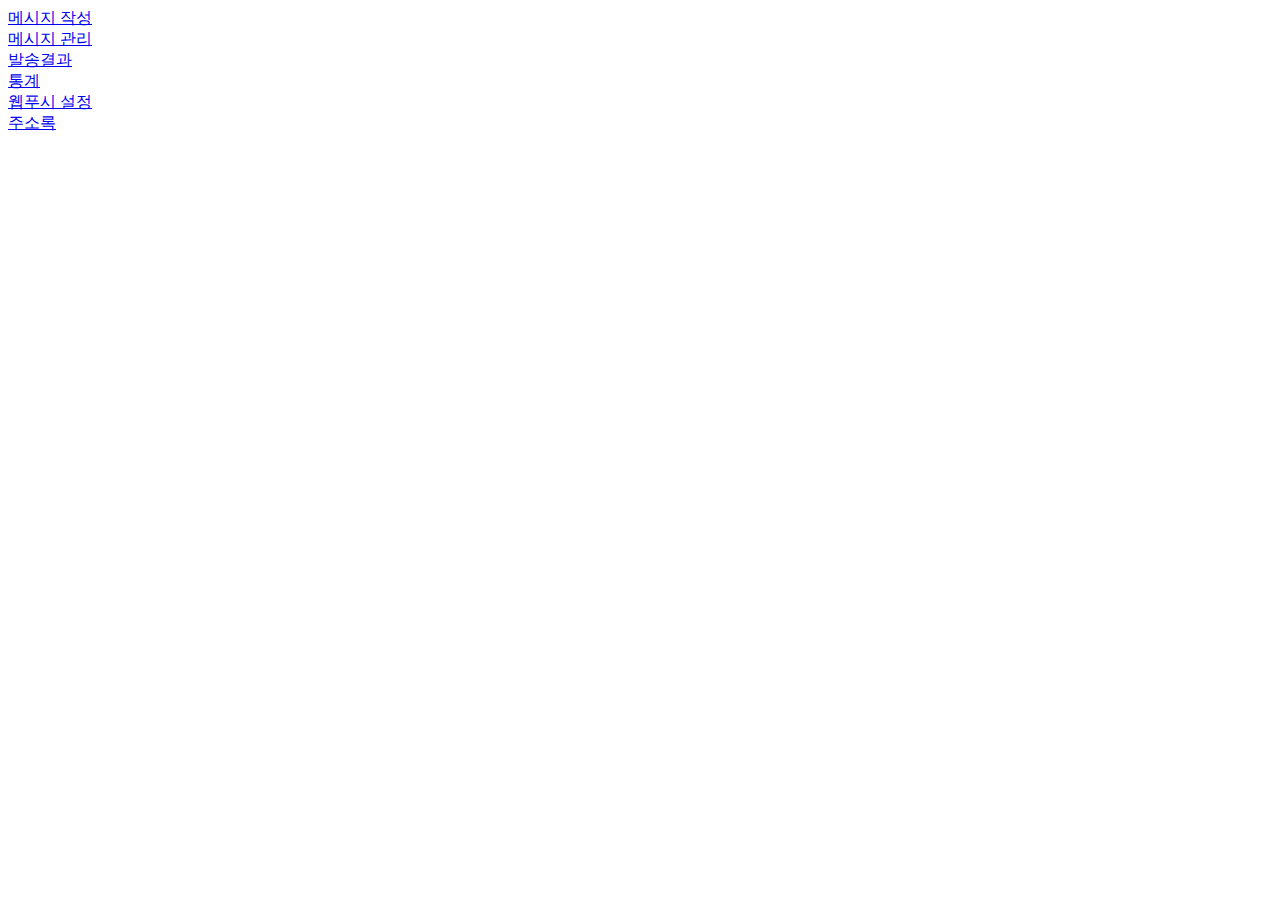
<file: index.html>
<!DOCTYPE html>
<html lang="en">
<head>
    <meta charset="UTF-8">
    <meta name="viewport" content="width=device-width, initial-scale=1.0">
    <title>index</title>
</head>
<body>
    <div><a href="/html/messageWriting.html">메시지 작성</a></div>
    <div><a href="/html/messageListManagement.html">메시지 관리</a></div>
    <div><a href="/html/sendResult.html">발송결과</a></div>
    <div><a href="/html/statistic.html">통계</a></div>
    <div><a href="/html/settingWebPush.html">웹푸시 설정</a></div>
    <div><a href="/html/addressManagement.html">주소록</a></div>
</body>
</html>
</file>
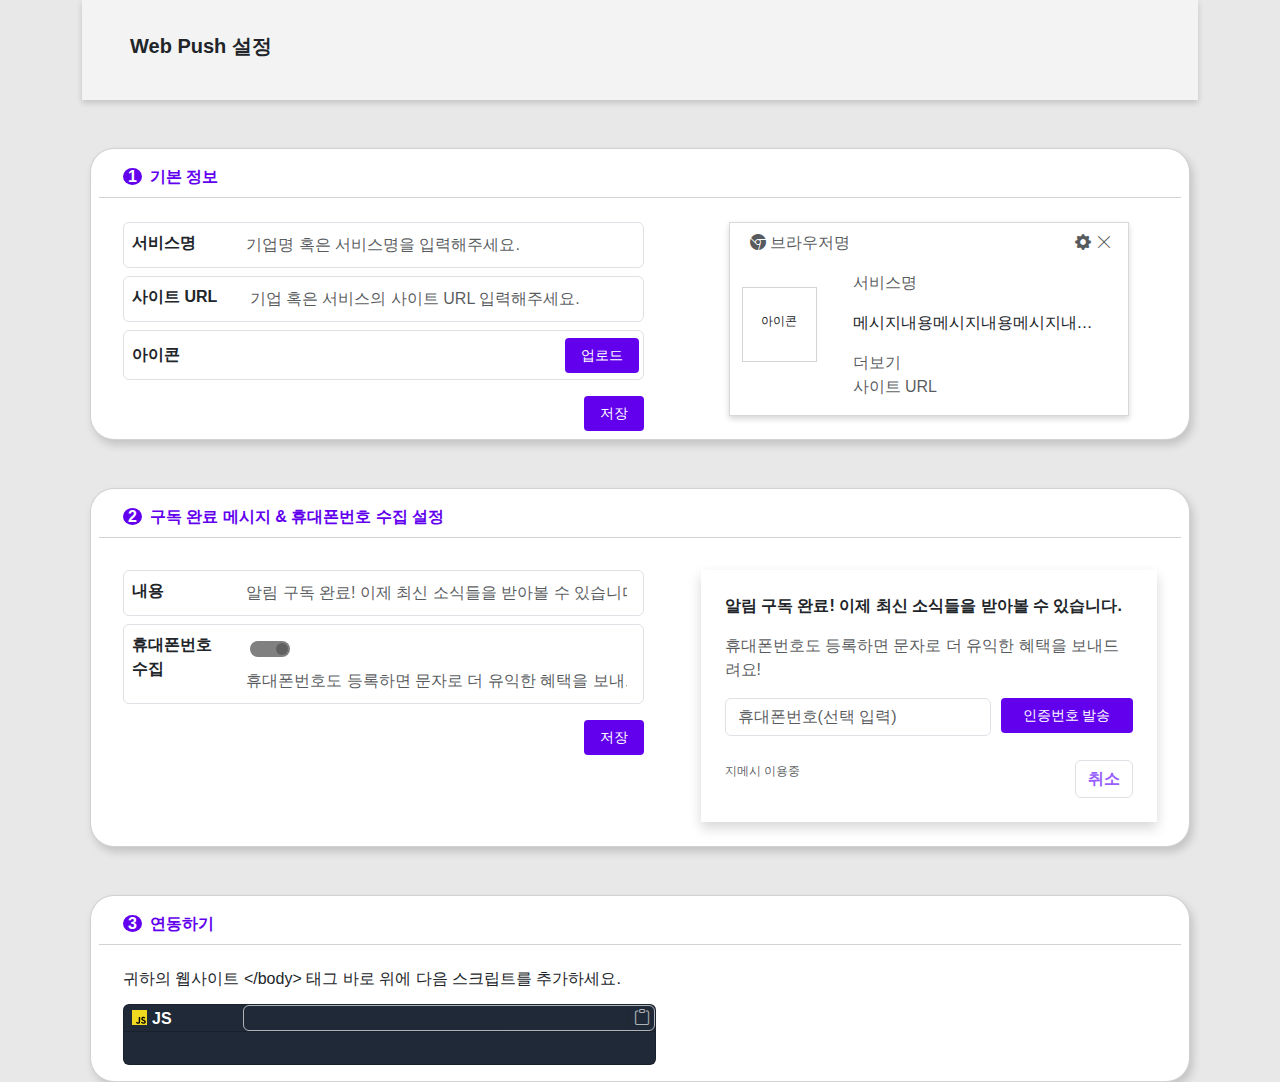
<file: html/settingWebPush.html>
<!DOCTYPE html>
<html lang="en">
<head>
    <meta charset="UTF-8">
    <meta name="viewport" content="width=device-width, initial-scale=1.0">
    <title>Web Push 설정</title>
    <link rel="stylesheet" href="/styles.css">
    <script src="https://cdnjs.cloudflare.com/ajax/libs/jquery/3.7.0/jquery.min.js"></script>
</head>
<body>
    <div class="container">
        <div class="header d-flex align-items-center">
            <h5 class="col fw-bold mx-5">Web Push 설정</h5>
        </div>
        <div class="card card-subtitle card-size mt-5 mx-2" style="border-radius: 24px;">
            <div class="card-header bg-transparent card-title m-2">
                <span class="step text-nowrap m-2">1</span>기본 정보
            </div>
            <div class="card-body row d-flex">
                <form action="" class="setting-form col-6 mx-3" id="form1">
                    <div class="serv-nm border rounded d-flex p-0">
                        <div class="p-2 w-25">
                            <label for="serviceNm" class="fw-bold">서비스명</label>
                        </div>
                        <div class="w-100 p-1">
                            <input class="form-control" value="" type="text" name="serviceNm" id="" placeholder="기업명 혹은 서비스명을 입력해주세요.">
                        </div>
                    </div>
                    <div class="serv-nm border rounded d-flex p-0 mt-2">
                        <div class="p-2" style="width: 135px;">
                            <label for="serviceSite" class="fw-bold">사이트 URL</label>
                        </div>
                        <div class="w-100 p-1">
                            <input class="form-control" type="text" value="" name="serviceSite" id="" placeholder="기업 혹은 서비스의 사이트 URL 입력해주세요.">
                        </div>
                    </div>
                    <div class="serv-nm border rounded h-25 d-flex p-0 mt-2 align-items-center">
                        <div class="p-2" style="width: 135px;">
                            <label for="uploadIcon" class="fw-bold">아이콘</label>
                        </div>
                        <div class="w-100 d-flex flex-row-reverse align-items-center">
                            <button class="btn1 btn-blue px-3 mx-1" type="button" id="uploadBtn">업로드</button>
                            <p id="imgLink" class="mt-3 w-50"></p>
                            <!-- <input type="text" class="hidden" value="" name="uploadIcon" value="" id="iconUpload"> -->
                        </div>
                    </div>
                    <div class="mt-3 d-flex flex-row-reverse">
                        <button type="submit" class="btn1 btn-blue px-3 ">저장</button>
                    </div>
                </form>
                <div class="col col-xs-8 mt-sm-4 mt-lg-0 mx-sm-3 d-flex justify-content-lg-center justify-content-sm-start">
                        <div class="preview-bg">
                            <div class="preview-title d-flex justify-content-between pt-2 px-3">
                                <p class="text-muted" id="browserNm"><span><i class="bi bi-browser-chrome mx-1"></i></span>브라우저명</p>
                                <div>
                                    <i class="bi bi-gear-fill text-muted"></i>
                                    <i class="bi bi-x-lg text-muted"></i>
                                </div>
                            </div>
                            <div class="preview-body row">
                                <div class="col mx-4 icon mt-3 pt-4">
                                    <div class="fs-12 text-center">아이콘</div>
                                </div>
                                <div class="col">
                                    <p class="text-muted pb-0" id="serviceNm">서비스명</p>
                                    <p id="msg-content" class="text-truncate" style="max-width: 250px;">메시지내용메시지내용메시지내용메시지내용메시지내용메시지내용메시지내용메시지내용메시지내용메시지내용메시지내용메시지내용메시지내용</p><span class="text-muted">더보기</span>
                                    <p id="siteUrl" class="text-muted">사이트 URL</p>
                                </div>
                            </div>
                        </div>
                </div>
            </div>
        </div>
        <div class="card card-subtitle card-size mt-5 mx-2" style="border-radius: 24px;">
            <div class="card-header bg-transparent card-title m-2">
                <span class="step text-nowrap m-2">2</span>구독 완료 메시지 & 휴대폰번호 수집 설정
            </div>
            <div class="card-body row">
                <form action="" class="setting-form col-6 mx-3" id="form2">
                    <div class="serv-nm border rounded d-flex mt-2 p-0">
                        <div class="p-2 w-25">
                            <label for="alert-msg" class="fw-bold">내용</label>
                        </div>
                        <div class="w-100 p-1">
                            <input class="form-control" type="text" name="alertMsg1" id="" placeholder="알림 구독 완료! 이제 최신 소식들을 받아볼 수 있습니다.">
                        </div>
                    </div>
                    <div class="serv-nm border rounded d-flex mt-2 p-0">
                        <div class="p-2 w-25">
                            <label for="auth-phone" class="fw-bold">휴대폰번호 수집</label>
                        </div>
                        <div class="w-100 p-1">
                            <div class="form-check form-switch mx-3 mt-2 position-relative">
                               <input class="form-check-input" type="checkbox" name="phoneNumAgree" id="flexSwitchCheck" style="width: 40px;">    
                               <span class="position-absolute hidden" id="on">ON</span> 
                            </div>
                            <input class="form-control" type="text" name="alertMsg2" id="" placeholder="휴대폰번호도 등록하면 문자로 더 유익한 혜택을 보내드려요!">
                        </div>
                    </div>
                    <div class="mt-3 d-flex justify-content-end">
                        <button type="submit" class="btn1 btn-blue px-3">저장</button>
                    </div>
                </form>
                <div class="col d-flex justify-content-lg-center justify-content-sm-start m-sm-3 m-lg-2">
                    <div class="preview-bg-1 mt-sm-2 mt-lg-0 p-4">
                        <div class="preview-title">
                            <p class="fw-bold" id="alertMsg1">알림 구독 완료! 이제 최신 소식들을 받아볼 수 있습니다.</p>
                            <p class="text-muted" id="alertMsg2">휴대폰번호도 등록하면 문자로 더 유익한 혜택을 보내드려요!</p>
                        </div>
                        <div class="preview-body">
                            <div class="d-flex">
                                <input type="number" name="authPhone" class="form-control" placeholder="휴대폰번호(선택 입력)">
                                <button class="btn1 btn-blue w-50">인증번호 발송</button>
                            </div>
                        </div>
                        <div class="preview-footer mt-4 d-flex justify-content-between align-items-center">
                            <p class="fs-12 text-muted">지메시 이용중</p>
                            <button class="btn border text-purple fw-bold">취소</button>
                        </div>
                    </div>
                </div>        
            </div>
        </div>
        <div class="card card-subtitle card-size mt-5 mx-2" style="border-radius: 24px;">
            <div class="card-header bg-transparent card-title m-2">
                <span class="step text-nowrap m-2">3</span>연동하기
            </div>
            <div class="card-body">
                <div class="setting-form mx-3 w-100"> 
                    <h6>귀하의 웹사이트 &lt/body&gt 태그 바로 위에 다음 스크립트를 추가하세요.</h6>
                    <div class="card card-subtitle block-code rounded p-0 w-50 mt-3">
                        <div class="card-header bg-transparent p-0 d-flex flex-row align-items-start">
                            <div class="m-0 w-25 mx-2 position-relative">
                                <svg style="max-width: 15px;" xmlns="http://www.w3.org/2000/svg" viewBox="0 0 24 24" id="javascript"><path fill="#F0D91F" d="M0 0h24v24H0z"></path><path d="M19.784 18.629c-.255-.961-2.251-1.185-3.616-2.205-1.38-.93-1.709-3.18-.569-4.471.39-.48 1.034-.84 1.71-1.005l.705-.089c1.365-.031 2.204.329 2.834 1.034.182.179.316.36.586.78-.721.449-.721.449-1.755 1.125-.226-.48-.586-.78-.976-.9-.6-.18-1.365.014-1.515.66-.059.195-.045.375.046.705.243.555 1.061.795 1.797 1.14 2.115.858 2.828 1.778 3.003 2.873l-.046-.067c.166.945-.045 1.56-.074 1.65-.781 2.67-5.131 2.76-6.871 1.004-.36-.42-.6-.629-.81-1.109l1.83-1.051c.495.75.944 1.156 1.755 1.336 1.096.135 2.206-.24 1.966-1.41zm-11.651.347c.017 0 .064.091.127.196.233.389.434.659.83.855.386.121 1.236.209 1.566-.48.201-.348.138-1.479.138-2.711 0-1.941.009-3.867.009-5.805h2.248l-.004.056c0 2.07.012 4.125 0 6.179.005 1.276.113 2.416-.397 3.346-.353.72-1.028 1.185-1.811 1.411-1.203.27-2.352.105-3.207-.405-.574-.345-1.019-.887-1.324-1.517l1.825-1.125z"></path></svg>
                                <p class="fw-bold position-absolute" style="margin:-22px 20px;color: #ffff;">JS</p>
                            </div>
                            <button class="btn p-0 copy-btn w-100 d-flex justify-content-end align-items-center" disabled>
                                <span class="text-muted">|</span><i class="bi bi-clipboard mx-1"></i>
                            </button>
                        </div>
                        <div class="card-body">
                            <p class="hidden" id="jsCodeTxt">&ltscript src="https://cdn.gimesee.com/WebSDK.js" charset="UTF-8"&gt&lt/script&gt<br>
                               &ltscript&gt<br>
                               Gimesee.initialize({ projectId: "990by8d93-2f7f-43an-bd78-c0323b194eb1" });
                               &lt/script&gt
                            </p>
                        </div>
                    </div>
                </div>
            </div>
        </div>              
    </div>
    <Script>
        $(document).ready(function(){
            // params: serviceNm, serviceSite, uploadIcon
            $('#form1').on('submit', function(e){
                e.defaultPrevented();
                const data = $("#form1").serialize();
                submitFormTo($(this).attr('action'), data);
            });

            // params: pushTitle, pushContent, followBtnNm, closeBtnNm, popShowTime, popShowDate
            $('#form2').on('submit', function(e){
                e.defaultPrevented();
                const data = $("#form2").serialize();
                submitFormTo($(this).attr('action'), data);
            });

            
            
            $('#form1 button').click(function(){
                localStorage.setItem("chk", 1);
            });
            $('#form2 button').click(function(){
                localStorage.setItem("chk", 2);
            });
            
            if(localStorage.getItem("chk") == 2){
                localStorage.removeItem("chk");
                $('#jsCodeTxt').removeClass("hidden");
                $('.copy-btn').prop('disabled', false);
            }

            $('#flexSwitchCheck').change(function(){
                $(this).is(':checked') == true ? $(this).val('Y') : $(this).val('N');
            });

            $('input[name="serviceNm"]').change(function(){
                $('#serviceNm').text($(this).val());
            });
            $('input[name="serviceSite"]').change(function(){
                $('#siteUrl').text($(this).val());
            });
            $('#uploadBtn').click(function(){
                $('.preview-body .icon').children().remove();
                $('.preview-body .icon').css("background-image","url('https://picsum.photos/75/75')");
                $('#imgLink').text("https://picsum.photos/75/75");
            });

            $('input[name="alertMsg1"]').change(function(){
                $('#alertMsg1').text($(this).val());
            });

            $('input[name="alertMsg2"]').change(function(){
                $('#alertMsg2').text($(this).val());
            });
            $('#flexSwitchCheck').hover(function(){
                $(this).css("cursor", "pointer");
            });



            $('#iconDel').click(function(){
        $('#thumbImg').attr('src', '');
    });


    $('input[name="colorPk"]').change(function(){
        $(this).next().html($(this).val());
    });

    let cnt = 0;
    $('#flexSwitchCheck').click(function(){
        cnt +=1;
        if(cnt%2 == 0){
            $(this).css('background-color', 'gray');  
            $(this).next().addClass('hidden');  
        }else{
            $(this).css('background-color', 'green');
            $(this).next().removeClass('hidden');  
        }
    });

    $('.bi-clipboard').click(function(){
        copyToClipboard('#jsCodeTxt');
        $(this).removeClass('bi-clipboard');
        $(this).addClass('bi-clipboard-check');
    });

    const copyToClipboard= (el) =>{
        let $temp = $("<input>");
        $("body").append($temp);
        $temp.val($(el).text()).select();
        document.execCommand("copy");
        $temp.remove();
    }


        }); 

        const submitFormTo = (url, data) =>{
            $.ajax({
                url: url,
                method: "POST",
                data: data,
                dataType: "json",
                processData: false,
                contentType: false,
                cache: false,
                success: function(){
                    alert('Success');
                }, 
                error: function(){
                   alert('post form error!'); 
                }
            });
        }
    </Script>
</body>
</html>
</file>
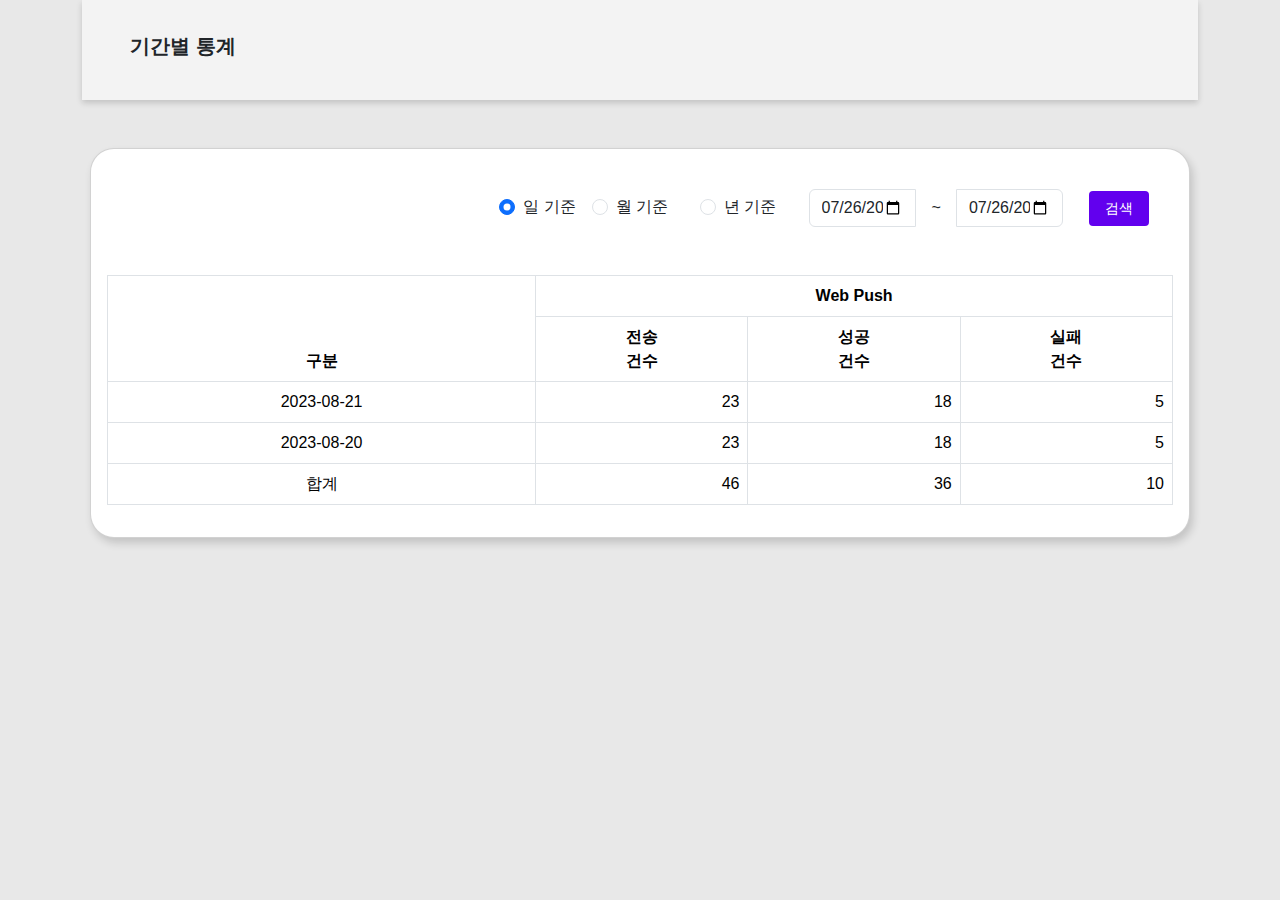
<file: html/statistic.html>
<!DOCTYPE html>
<html lang="en">
<head>
    <meta charset="UTF-8">
    <meta name="viewport" content="width=device-width, initial-scale=1.0">
    <title>기간별 통계</title>
    <link rel="stylesheet" href="/styles.css">
    <script src="https://cdnjs.cloudflare.com/ajax/libs/jquery/3.7.0/jquery.min.js"></script>
</head>
<body>
    <div class="container">
        <div class="header d-flex align-items-center">
            <h5 class="col fw-bold mx-5">기간별 통계</h5>
        </div>
        <div class="card card-subtitle card-size mt-5 mx-2" style="border-radius: 24px;">
            <div class="card-body">
                <div class="search-form m-4">
                    <form action="" class="d-flex align-items-center justify-content-end">
                        <div class="form-check">
                            <input class="form-check-input" type="radio" name="baseDay" checked>
                            <label class="form-check-label" for="">일 기준</label>
                        </div>
                        <div class="form-check mx-3 ">
                            <input class="form-check-input" name="baseMonth" type="radio">
                            <label class="form-check-label" for="">월 기준</label>
                        </div>
                        <div class="form-check mx-3 ">
                            <input class="form-check-input" name="baseYear" type="radio">
                            <label class="form-check-label" for="">년 기준</label>
                        </div>
                        <div class="d-flex align-items-center mx-3 input-group w-25">
                            <input class="form-control" id="dt1" type="date" value=""><span class="mx-3">~</span>
                            <input class="form-control" id="dt2" type="date" value="">
                        </div>
                        <button type="button" class="btn1 btn-blue px-3">검색</button>
                    </form>
                </div>
                <div class="table-data mt-5">
                    <table class="table table-bordered rounded">
                        <thead class="text-center bg-light">
                            <tr>
                                <th rowspan="2">구분</th>
                                <th colspan="3">Web Push</th>
                            </tr>
                            <tr>
                                <th>전송<br>건수</th>
                                <th>성공<br>건수</th>
                                <th>실패<br>건수</th>
                            </tr>
                        </thead>
                        <tbody class="text-end">
                            <tr class="bg-primary">
                                <td class="text-center">합계</td>
                                <td>0</td>
                                <td>0</td>
                                <td>0</td>
                            </tr>
                        </tbody>
                    </table>
                </div>
            </div>
        </div>    
    </div>
    <script>
        
        $(document).ready(function () {
            
            //통계 데이터를 가져오기            
            messageCountList('/json/dummy.json');
            
            //검색 기간 세팅
            const today = new Date().toLocaleDateString('en-CA');
            $("#dt1").val(today);
            $("#dt2").val(today);

            $('button').on('click',function(){
                messageCount('/json/dummy.json');
            });

            let arrChk = "baseDay";
            $('input[type="radio"]').click(function(){
                if(arrChk !== ''){
                    $('input[name="'+ arrChk +'"]').prop('checked', false);
                };
                arrChk = $(this).attr('name');
            });

        });

        const messageCountList = (url) =>{
                // let data = new FormData($('form')[0]);
                $.ajax({
                    url: url,
                    // method: "POST",
                    // data: data,
                    dataType: 'json',
                    success: function (res) {
                        let dataLst = res.statistic;
                        let totalSendWebCnt = 0;
                        let totalSuccessWebCnt = 0;
                        let totalFailWebCnt  = 0;
                        let html = '';
                        
                        $('tbody tr').remove();
                        dataLst.forEach(function (item) {
                            html += '<tr>';
                                html+= `<td class='text-center'>${item.sendDate}</td>`;
                                html+= `<td>${item.web.success + item.web.fail}</td>`;
                                html+= `<td>${item.web.success}</td>`;
                                    totalSuccessWebCnt += item.web.success;
                                html+= `<td>${item.web.fail}</td>`;
                                    totalFailWebCnt += item.web.fail;
                            html += '</tr>';
                        });
                        totalSendWebCnt = totalSuccessWebCnt + totalFailWebCnt;
                        html += '<tr class="bg-info">';
                            html += `<td class='text-center'>합계</td>`;
                            html += `<td>${totalSendWebCnt}</td>`;
                            html += `<td>${totalSuccessWebCnt}</td>`;
                            html += `<td>${totalFailWebCnt}</td>`;
                        html += '</tr>';

                        $('tbody').html(html);
                    }, 
                    error: function(){
                        alert("fetch data error");
                    }
                });
            };
    </script>
</body>
</html>
</file>
<file: styles.css>
@import url("https://cdn.jsdelivr.net/npm/bootstrap@5.0.2/dist/css/bootstrap.min.css");
@import url("https://cdn.jsdelivr.net/npm/bootstrap-icons@1.10.2/font/bootstrap-icons.css");

body{
    box-sizing: border-box;
    margin: 0;
    padding: 0;
    font-family: 'Segoe UI', Tahoma, Geneva, Verdana, sans-serif;
    background: #E8E8E8;
  }

.header{
    max-width: 1198px;
    height: 100px;    
    background: #F3F3F3;
    box-shadow: 0px 3px 6px #00000029;
    opacity: 1;
  }

.btn-grp{
    display: inline-flex;
    flex-direction: row;
}  

.btn1{
    font-size: 14px;
    border-radius: 4px;
    opacity: 1;
    height: 35px;
    border: none;
    width: fit-content;
}
.btn-purple {
    background: #985EFF;
    color: #ffff;
}
.btn-blue{
    margin-left: 10px;
    background: #6200ee;
    color: #ffff;
    padding: 5px;
}
  
.icon{
    background: #6200ee;
}

.card-size{
    max-width: 1200px;
    max-height: fit-content;
    box-shadow: 3px 5px 9px #00000029;
    opacity: 1;
}
.card-size-sm{
    max-width: 464px;
    max-height: 446px;
    /* height: fit-content; */
    border-radius: 4px;
    opacity: 1;
}
.step{
    background-color: #6200EE;
    padding: 0 5px;
    color: white;
    border-radius: 100%;
}
.card-title{
    color: #6200EE;
    font-weight: bold;
}

.msg-area{
    max-width: 257px;
    max-height: 300px;
    background: #f1f1f1;
}
textarea{
    resize: none;
}
.img-preview{
    max-width:300px;
}
ul{
    list-style: none;
}
.dropdown button{
    border-radius: 30px;
    width: fit-content;
    height: 30px;
}
#emoj-area{
    z-index: 1;
}
.urlTxt{
    border: none;
    border-bottom: 2px solid grey;
}
.hidden{
    display: none;
}
.bi-question-circle-fill, .bi-check-circle{
    color: grey;
}
.text-short{
    max-width: 150px;
}
.setting-form input{
    border: none;
}
.serv-nm{
    max-width: 570px;
}
#thumbImg{
    max-width: 100px;
    max-height: 180px;
}
#flexSwitchCheck{
  background-color: gray;
  rotate: -180deg;
}
#on{
    font-size: 5px;
    color: #ffff;
    margin-top: 5px;
    margin-left: -22px;
}
.block-code{
    max-width: 700px;
    max-height: 300px;
    background-color: #1f2937;
    color: #ffff;
}
.copy-btn{
    background-color: #374151;
    color: #f1f1f1;
}
.bg-gray{
    width: 150px;
    height: 29px;
    padding: 5px 10px;
    background-color: #e4e4e4;
    font-size: 12px;
    color: black;
    border-radius: 25px;
}
.fs-12{
    font-size: 12px;
}
tbody .bi-file-bar-graph-fill{
    width: 50px;
    color: #6200EE;
}
.bg-img{
    /* background-color: #7f39fb; */
    border-radius: 5px;
    max-width: 366px;
    height: 211px;
    display: flex;
    align-items: center;
    justify-content: center;
}
#chart-result{
    max-width: 264px;
    max-height: 264px;
}
.dot-clo{
    width: 12px;
    height: 12px;
    padding: 0;
    opacity: 1;
    border-radius: 100%;
}
.ct-flex{
    display: flex;
    justify-content: space-between;
    margin-left: 6px;
    padding-top: 10px;
}
.dispatch-react .ct-flex p{
    background-color: #7f39fc;
    border-radius: 25px;
    font-size: 12px;
    color: #f1f1f1;
    padding: 5px 8px;
}
.ct-flex span{
    margin-right: 10px;
}
#btn:hover{
    cursor: pointer;
}
.text-purple{
    color: #985EFF;
}
.preview-bg{
    /* width: 366px;
    height: 135px; */
    width: 400px;
    height: fit-content;
    background: #FFFFFF 0% 0% no-repeat padding-box;
    box-shadow: 0px 3px 6px #00000029;
    border: 1px solid #D8D8D8;
    opacity: 1;
}
.preview-bg-1{
    width: 456px;
    height: fit-content;
    background: #FFFFFF 0% 0% no-repeat padding-box;
    box-shadow: 0px 6px 12px #00000029;
    opacity: 1;
}
.preview-bg .icon{
    border: solid 1px rgb(214, 211, 211);
    background-color: #FFFFFF;
    max-width: 75px;
    height: 75px;
} 

@media screen and (max-width: 800px){
    .img-preview, .img-del, #iconDel, #thumbImg{
        display: none;
    }
}
</file>
